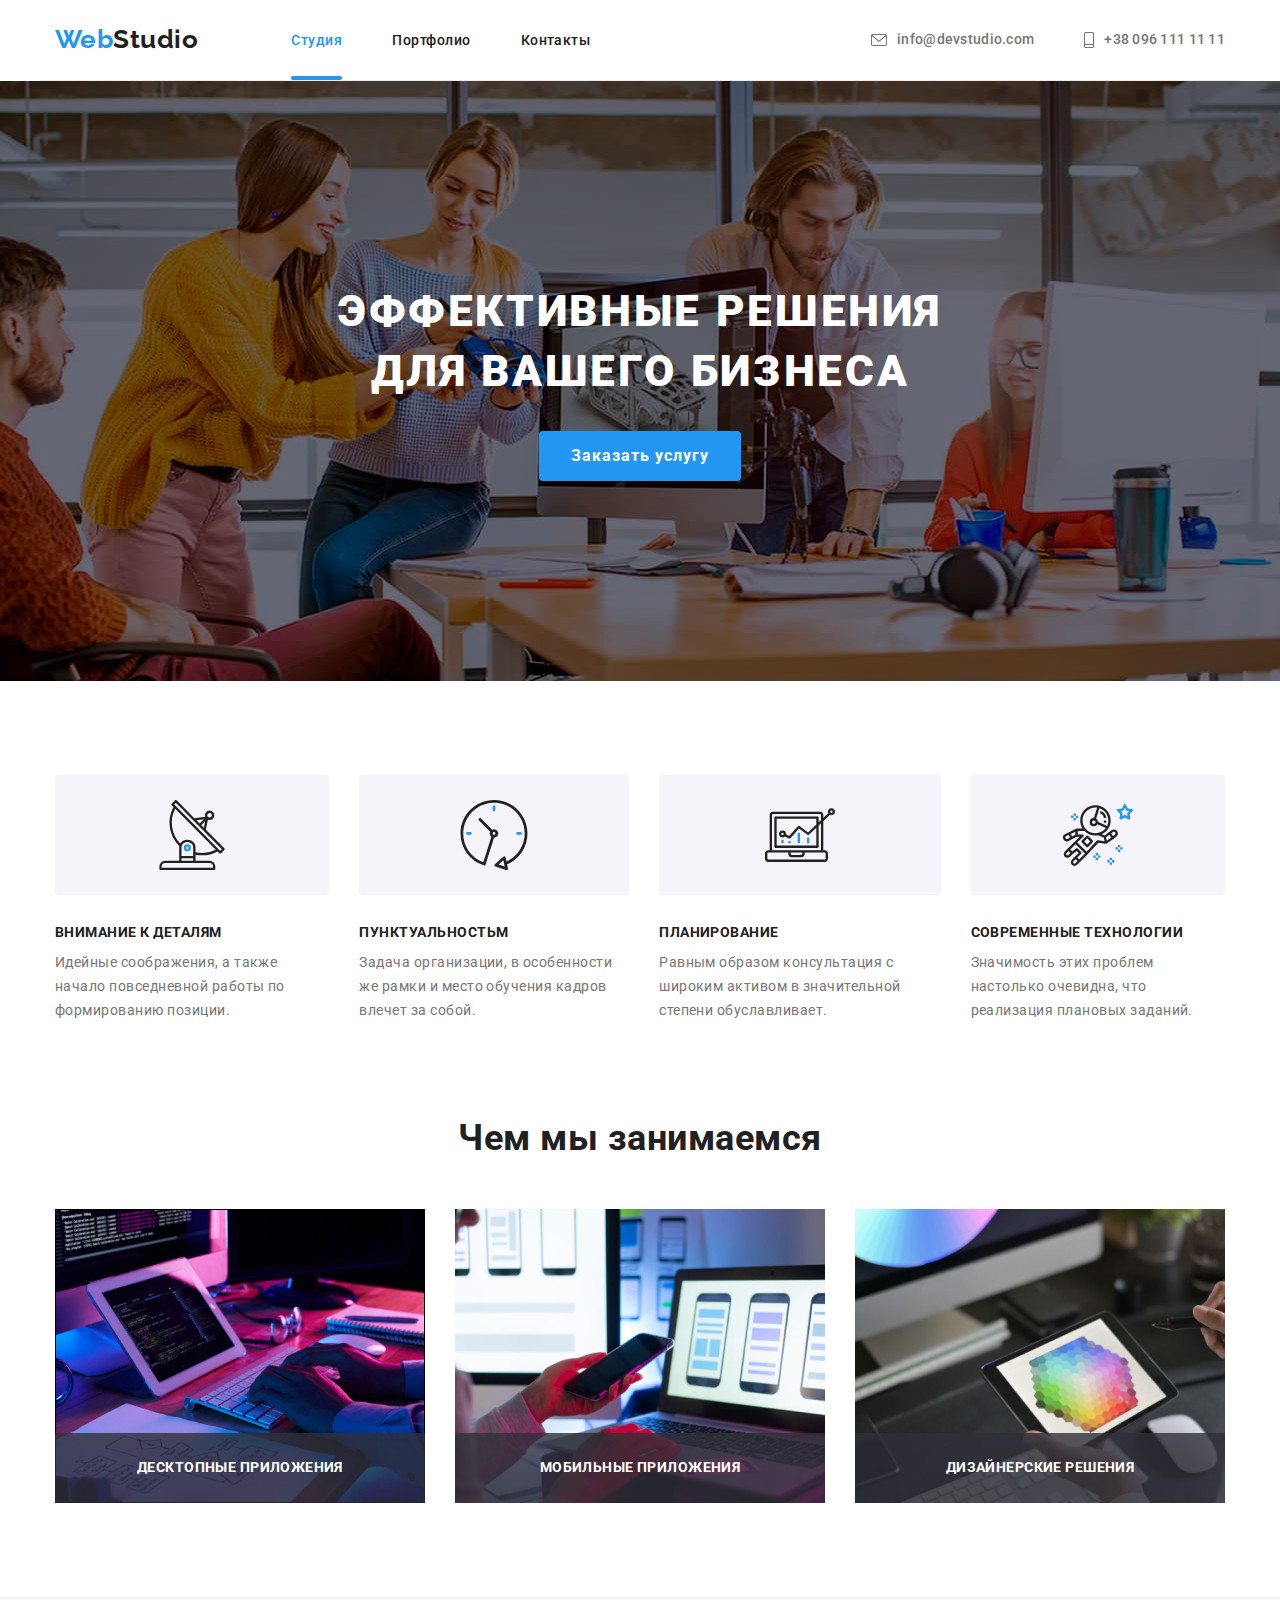
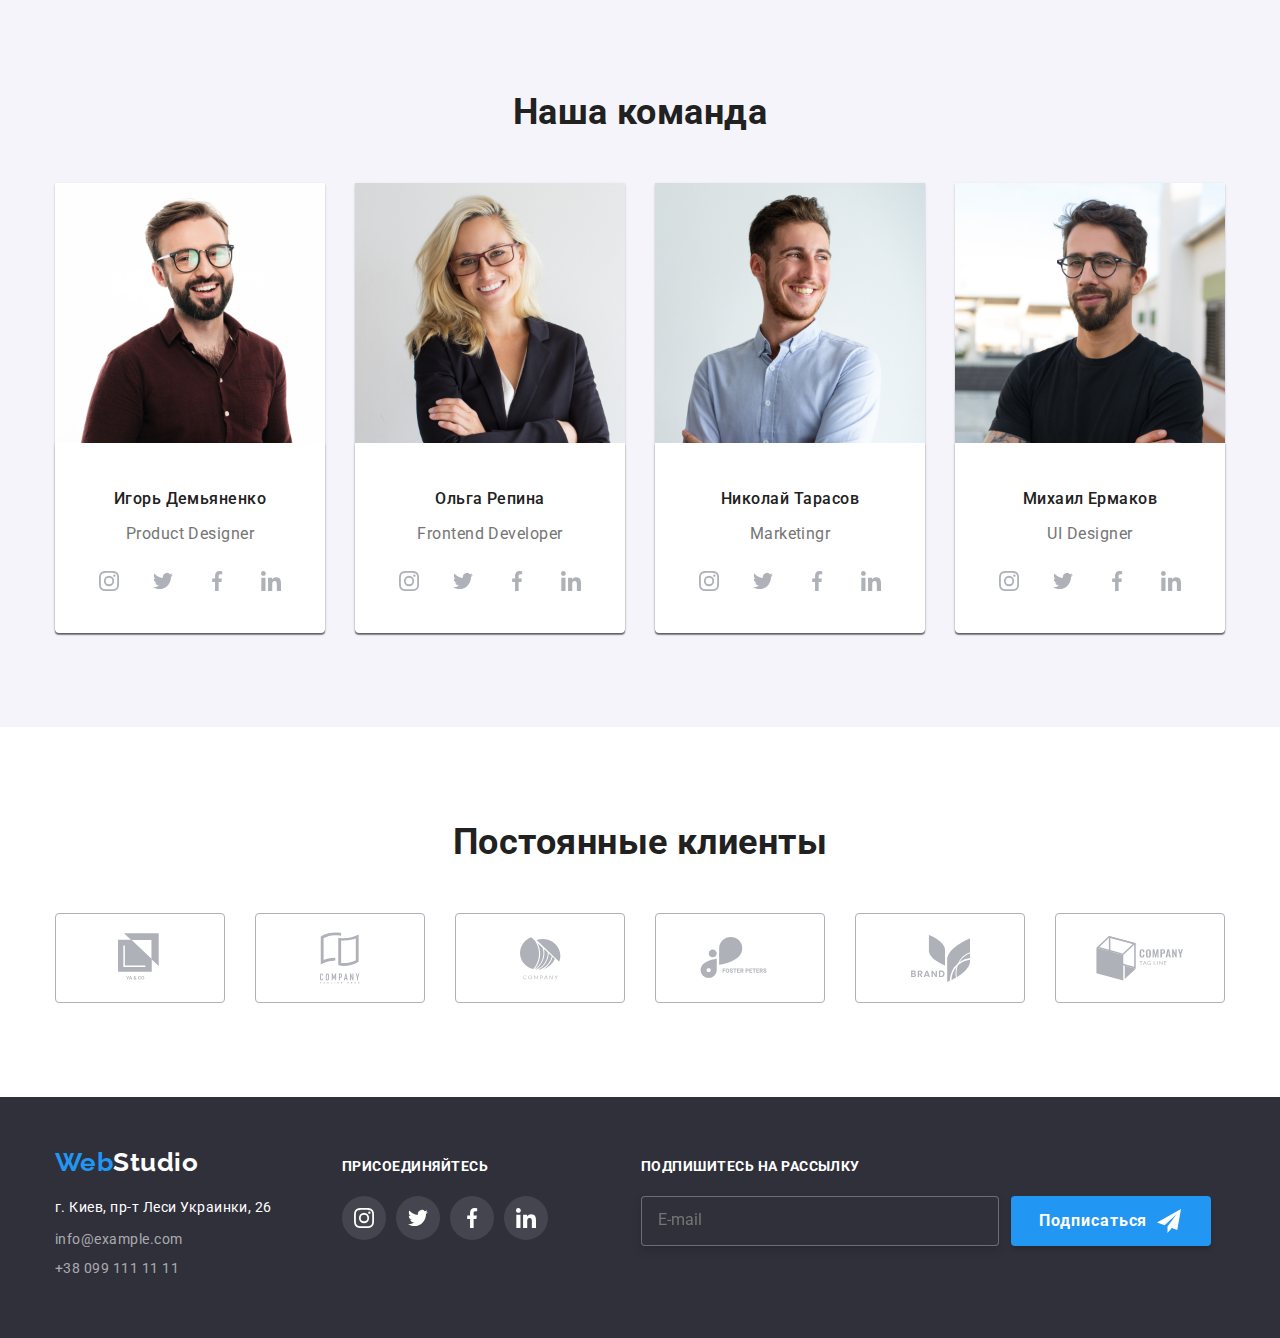
<file: index.html>
<!DOCTYPE html>
<html lang="ru">
<head>
    <meta charset="UTF-8">
    <meta name="viewport" content="width=device-width, initial-scale=1.0">
    <title>Document</title>
    <link href="https://fonts.googleapis.com/css2?family=Raleway:wght@700&family=Roboto:wght@400;500;700&display=swap" rel="stylesheet"/>
    <link rel="stylesheet" href="https://cdnjs.cloudflare.com/ajax/libs/modern-normalize/1.0.0/modern-normalize.min.css"/>
    <link rel="stylesheet" href="./css/main.min.css">

</head>
<body>
    <!--Шапка страницы-->
    <header>
        
       <div class="container page-header">
        <nav class="main-nav">
            <a href="./index.html" class="logo">
            <span>Web<span class="logo-header">Studio</span></span>
            </a>

            <ul class="site-nav list">
               <li class="item"><a href="./index.html" class="link active">Студия</a></li>
               <li class="item"><a href="./portfolio.html" class="link">Портфолио</a></li>
               <li class="item"><a href="" class="link">Контакты</a></li>
            </ul>
         </nav>

         <ul class="auth-nav">
            <!-- Ссылка на адрес электронной почты  -->
            <li class="item">
                <a href="mailto:info@devstudio.com" class="link">
                    <svg class="icon-address" width="16" height="12">
                      <use href="./icons/symbol-defs.svg#icon-mail"></use>
                    </svg>
                    info@devstudio.com
                </a>
            </li>

            <!-- Ссылка на телефонный номер -->
            <li class="item">
                <a href="tel:+380961111111" class="link">
                    <svg class="icon-address" width="10" height="16">
                      <use href="./icons/symbol-defs.svg#icon-phone"></use>
                    </svg>
                    +38 096 111 11 11
                </a>
            </li>
        </ul>
       </div>
    </header>

 <main>
        <!--Герой-->
        <section class="hero">
            <div class="hero-text">
            <h1 class="hero-title">Эффективные решения <br/> для вашего бизнеса</h1>
            <button type="button" class="button" data-open-modal>
              Заказать услугу</button>
        </div>
        </section>

    <!--Секция с элементами особенностей-->
    <section class="section">
        <div class="container">
            <h2 class="title visually-hidden">Особенности</h2>

        <ul class="features-list">
            <li class="item icon-antenna">
                <h3 class="title">Внимание к деталям</h3>
                <p class="text">Идейные соображения, а также начало повседневной работы по формированию позиции.</p>
            </li>
            <li class="item icon-clock">
                <h3 class="title">Пунктуальностьм</h3>
                <p class="text">Задача организации, в особенности же рамки и место обучения кадров влечет за собой.</p>
            </li >
            <li class="item icon-diagram">
                <h3 class="title">Планирование</h3>
                <p class="text">Равным образом консультация с широким активом в значительной степени обуславливает.</p>
            </li >
            <li class="item icon-astronaut">
                <h3 class="title">Современные технологии</h3>
                <p class="text">Значимость этих проблем настолько очевидна, что реализация плановых заданий.</p>
            </li>
        </ul>
        </div>
    </section>

    <!--Секция с элементами вида деятельности-->
    <section class="section">
       <div class="container">
        <h2 class="section-title">Чем мы занимаемся</h2>
        <ul class="work-list"> 
            <li class="item">
              <div class="item-thumb">
                <img src="./images/box 1.jpg"
                alt="десктопные приложения"
                width="370"
                />
                <div class="label">
                <p class="label-text">Десктопные приложения</p>
              </div>
              </div>
            </li>
            <li class="item">
              <div class="item-thumb">
                <img src="./images/box 2.jpg"
                alt="мобильные приложения"
                width="370"
                />
                <div class="label">
                <p  class="label-text">Мобильные приложения</p>
              </div>
              </div>
            </li>
            <li class="item">
              <div class="item-thumb">
                <img src="./images/box 3.jpg"
                alt="дизайнерские решения"
                width="370"
                />
                <div class="label">
                <p class="label-text">Дизайнерские решения</p>
              </div>
              </div>
            </li>
        </ul>
       </div>
    </section>

    <!--Наша команда-->
    <section class="section-team">
        <div class="container">
           <h2 class="section-title">Наша команда</h2>
           <ul class="team-list">
          <li class="item">
            <img src="./images/photo1.jpg"
            alt="фото Игоря Демьяненко"
            width="270"
            /> 
            <div class="worker-content">
            <h3 class="people">Игорь Демьяненко</h3>
            <p class="position">Product Designer</p>
            <ul class="list socials">
              <li>
                <a
                  href=""
                  aria-label="Инстаграм ссылка"
                  class="socials-link"
                >
                  <svg class="socials-icon" width="20" height="20">
                    <use href="./icons/symbol-defs.svg#icon-instagram"></use>
                  </svg>
                </a>
              </li>
              <li>
                <a
                  href=""
                  aria-label="Твитер ссылка"
                  class="socials-link"
                >
                  <svg class="socials-icon" width="20" height="20">
                    <use href="./icons/symbol-defs.svg#icon-twitter"></use>
                  </svg>
                </a>
              </li>
              <li>
                <a
                  href=""
                  aria-label="Фейсбук ссылка"
                  class="socials-link"
                >
                  <svg class="socials-icon" width="20" height="20">
                    <use href="./icons/symbol-defs.svg#icon-facebook"></use>
                  </svg>
                </a>
              </li>
              <li>
                <a
                  href=""
                  aria-label="Линкдин ссылка"
                  class="socials-link"
                >
                  <svg class="socials-icon" width="20" height="20">
                    <use href="./icons/symbol-defs.svg#icon-linkedin"></use>
                  </svg>
                </a>
              </li>
            </ul>
          </div>
          </li>
          <li class="item">
            <img src="./images/photo2.jpg"
            alt="фото Ольги Репиной"
            width="270"
            /> 
            <div class="worker-content">
            <h3 class="people">Ольга Репина</h3>
            <p class="position">Frontend Developer</p>
            <ul class="list socials">
              <li>
                <a
                  href=""
                  aria-label="Инстаграм ссылка"
                  class="socials-link"
                >
                  <svg class="socials-icon" width="20" height="20">
                    <use href="./icons/symbol-defs.svg#icon-instagram"></use>
                  </svg>
                </a>
              </li>
              <li>
                <a
                  href=""
                  aria-label="Твитер ссылка"
                  class="socials-link"
                >
                  <svg class="socials-icon" width="20" height="20">
                    <use href="./icons/symbol-defs.svg#icon-twitter"></use>
                  </svg>
                </a>
              </li>
              <li>
                <a
                  href=""
                  aria-label="Фейсбук ссылка"
                  class="socials-link"
                >
                  <svg class="socials-icon" width="20" height="20">
                    <use href="./icons/symbol-defs.svg#icon-facebook"></use>
                  </svg>
                </a>
              </li>
              <li>
                <a
                  href=""
                  aria-label="Линкдин ссылка"
                  class="socials-link"
                >
                  <svg class="socials-icon" width="20" height="20">
                    <use href="./icons/symbol-defs.svg#icon-linkedin"></use>
                  </svg>
                </a>
              </li>
            </ul>
          </div>
          </li>
          <li class="item">
            <img src="./images/photo3.jpg"
            alt="фото Николая Тарасова"
            width="270"
            /> 
            <div class="worker-content">
            <h3 class="people">Николай Тарасов</h3>
            <p class="position">Marketingr</p>
            <ul class="list socials">
              <li>
                <a
                  href=""
                  aria-label="Инстаграм ссылка"
                  class="socials-link"
                >
                  <svg class="socials-icon" width="20" height="20">
                    <use href="./icons/symbol-defs.svg#icon-instagram"></use>
                  </svg>
                </a>
              </li>
              <li>
                <a
                  href=""
                  aria-label="Твитер ссылка"
                  class="socials-link"
                >
                  <svg class="socials-icon" width="20" height="20">
                    <use href="./icons/symbol-defs.svg#icon-twitter"></use>
                  </svg>
                </a>
              </li>
              <li>
                <a
                  href=""
                  aria-label="Фейсбук ссылка"
                  class="socials-link"
                >
                  <svg class="socials-icon" width="20" height="20">
                    <use href="./icons/symbol-defs.svg#icon-facebook"></use>
                  </svg>
                </a>
              </li>
              <li>
                <a
                  href=""
                  aria-label="Линкдин ссылка"
                  class="socials-link"
                >
                  <svg class="socials-icon" width="20" height="20">
                    <use href="./icons/symbol-defs.svg#icon-linkedin"></use>
                  </svg>
                </a>
              </li>
            </ul>
            </div>
          </li>
          <li class="item">
            <img src="./images/photo4.jpg"
            alt="фото Михаила Ермакова"
            width="270"
            />
            <div class="worker-content">
            <h3 class="people">Михаил Ермаков</h3>
            <p class="position">UI Designer</p>
            <ul class="list socials">
              <li>
                <a
                  href=""
                  aria-label="Инстаграм ссылка"
                  class="socials-link"
                >
                  <svg class="socials-icon" width="20" height="20">
                    <use href="./icons/symbol-defs.svg#icon-instagram"></use>
                  </svg>
                </a>
              </li>
              <li>
                <a
                  href=""
                  aria-label="Твитер ссылка"
                  class="socials-link"
                >
                  <svg class="socials-icon" width="20" height="20">
                    <use href="./icons/symbol-defs.svg#icon-twitter"></use>
                  </svg>
                </a>
              </li>
              <li>
                <a
                  href=""
                  aria-label="Фейсбук ссылка"
                  class="socials-link"
                >
                  <svg class="socials-icon" width="20" height="20">
                    <use href="./icons/symbol-defs.svg#icon-facebook"></use>
                  </svg>
                </a>
              </li>
              <li>
                <a
                  href=""
                  aria-label="Линкдин ссылка"
                  class="socials-link"
                >
                  <svg class="socials-icon" width="20" height="20">
                    <use href="./icons/symbol-defs.svg#icon-linkedin"></use>
                  </svg>
                </a>
              </li>
            </ul>
            </div>
          </li>
      </ul>
    </div>
    </section>

     <!-- Секция постоянных клиентов -->
     <section class="section-clients">
      <div class="container padding-top">
        <h2 class="section-title">Постоянные клиенты</h2>
        <ul class="clients-list list">
          <li class="item">
            <a href="" class="clients-link">
              <svg class="icon-clients" width="45" height="50">
                <use href="./icons/symbol-defs.svg#icon-client-1"></use>
              </svg>
            </a>
          </li>
          <li class="item">
            <a href="" class="clients-link">
              <svg class="icon-clients" width="40" height="52">
                <use href="./icons/symbol-defs.svg#icon-client-2"></use>
              </svg>
            </a>
          </li>
          <li class="item">
            <a href="" class="clients-link">
              <svg class="icon-clients" width="41" height="43">
                <use href="./icons/symbol-defs.svg#icon-client-3"></use>
              </svg>
            </a>
          </li>
          <li class="item">
            <a href="" class="clients-link">
              <svg class="icon-clients" width="80" height="42">
                <use href="./icons/symbol-defs.svg#icon-client-4"></use>
              </svg>
            </a>
          </li>
          <li class="item">
            <a href="" class="clients-link">
              <svg class="icon-clients" width="59" height="47">
                <use href="./icons/symbol-defs.svg#icon-client-5"></use>
              </svg>
            </a>
          </li>
          <li class="item">
            <a href="" class="clients-link">
              <svg class="icon-clients" width="88" height="45">
                <use href="./icons/symbol-defs.svg#icon-client-6"></use>
              </svg>
            </a>
          </li>
        </ul>
      </div>
    </section>
 </main>

    <!--Футер-->
    <footer class="footer-section">
      <div class="container">
        <div class="footer-flex">
          <div class="left-part">
            <a href="" class="logo">Web<span class="accent">Studio</span></a>
            <address class="footer-address">
              <ul class="contacts list">
                <li class="item post">г. Киев, пр-т Леси Украинки, 26</li>
                <li class="item">info@example.com</li>
                <li class="item">+38 099 111 11 11</li>
              </ul>
            </address>
          </div>
          <div class="join">
            <b class="text">ПРИСОЕДИНЯЙТЕСЬ</b>
            <ul class="list">
              <li>
                <a href="" aria-label="Instagram link" class="join-link">
                  <svg class="join-icon" width="20" height="20">
                    <use href="./icons/symbol-defs.svg#icon-instagram"></use>
                  </svg>
                </a>
              </li>
              <li>
                <a href="" aria-label="Twitter link" class="join-link">
                  <svg class="join-icon" width="20" height="20">
                    <use href="./icons/symbol-defs.svg#icon-twitter"></use>
                  </svg>
                </a>
              </li>
              <li>
                <a href="" aria-label="Facebook link" class="join-link">
                  <svg class="join-icon" width="20" height="20">
                    <use href="./icons/symbol-defs.svg#icon-facebook"></use>
                  </svg>
                </a>
              </li>
              <li>
                <a href="" aria-label="Linkedin link" class="join-link">
                  <svg class="join-icon" width="20" height="20">
                    <use href="./icons/symbol-defs.svg#icon-linkedin"></use>
                  </svg>
                </a>
              </li>
            </ul>
          </div>
          <div class="signup">
            <b class="text">ПОДПИШИТЕСЬ НА РАССЫЛКУ</b>
            <form class="form">
            <div class="form-field">
              <input
                class="form-input"
                type="email"
                name="mail"
                id="mail"
                placeholder="E-mail"
              />
            </div>
            <button class="button" type="submit">
              Подписаться
              <svg class="signup-icon" width="24" height="24">
                <use href="./icons/symbol-defs2.svg#icon-send"></use>
              </svg>
            </button>
          </form>
          </div>
        </div>
      </div>
    </footer>

     <!--Модальное окно-->
     <div class="backdrop is-hidden" data-backdrop>
      <div class="modal">
        <button class="modal-button" data-close-modal>
          <svg class="icon-close" width="11" height="11">
            <use href="./icons/symbol-defs.svg#close"></use>
      </svg>
    </button>

    <form class="modal-form">

      <h2 class="form-headline">Оставьте свои данные, мы вам перезвоним</h2>

      <div class="form-field">      
      <label class="form-label" for="name">Имя</label>
      <input class="form-input" type="text" name="name" id="name" />
      <svg class="icon-modal" width="18" height="18">
        <use href="./icons/symbol-defs2.svg#icon-user"></use>
      </svg>
    </div>

    <div class="form-field">
      <label class="form-label" for="tel">Телефон</label>
      <input class="form-input" type="tel" name="tel" id="tel" />
      <svg class="icon-modal" width="18" height="18">
        <use href="./icons/symbol-defs2.svg#icon-tel"></use>
      </svg>
    </div>

      <div class="form-field">
      <label class="form-label" for="mailo">Почта</label>
      <input class="form-input" type="email" name="mail" id="mailo" />
      <svg class="icon-modal" width="18" height="18">
        <use href="./icons/symbol-defs2.svg#icon-email-black"></use>
      </svg>
    </div>

      <div class="form-field">
      <label class="form-label" for="comment">Комментарий</label>
      <textarea class="comment" name="comment" id="comment" rows="10" placeholder="Введите текст"></textarea>
    </div>
    
    <label class="checkbox-label" for="agreement">

      <input class="checkbox visually-hidden" type="checkbox" name="agreement" id="agreement"/>
      <span class="checkbox-icon"></span>
            Соглашаюсь с рассылкой и принимаю
            <a class="checkbox-link" href="">Условия договора</a>
          </label>
      
          <div class="send-button">
      <button class="button" type="submit">Отправить</button>
          </div>
    </form>
      </div>
    </div>

    

    <script>
      const refs = {
    openModalBtn: document.querySelector("[data-open-modal]"),
    closeModalBtn: document.querySelector("[data-close-modal]"),
    backdrop: document.querySelector("[data-backdrop]"),
  };

  refs.openModalBtn.addEventListener("click", toggleModal);
  refs.closeModalBtn.addEventListener("click", toggleModal);
  
  function toggleModal() {
    refs.backdrop.classList.toggle("is-hidden");
  }
    </script>

</body>
</html>
</file>
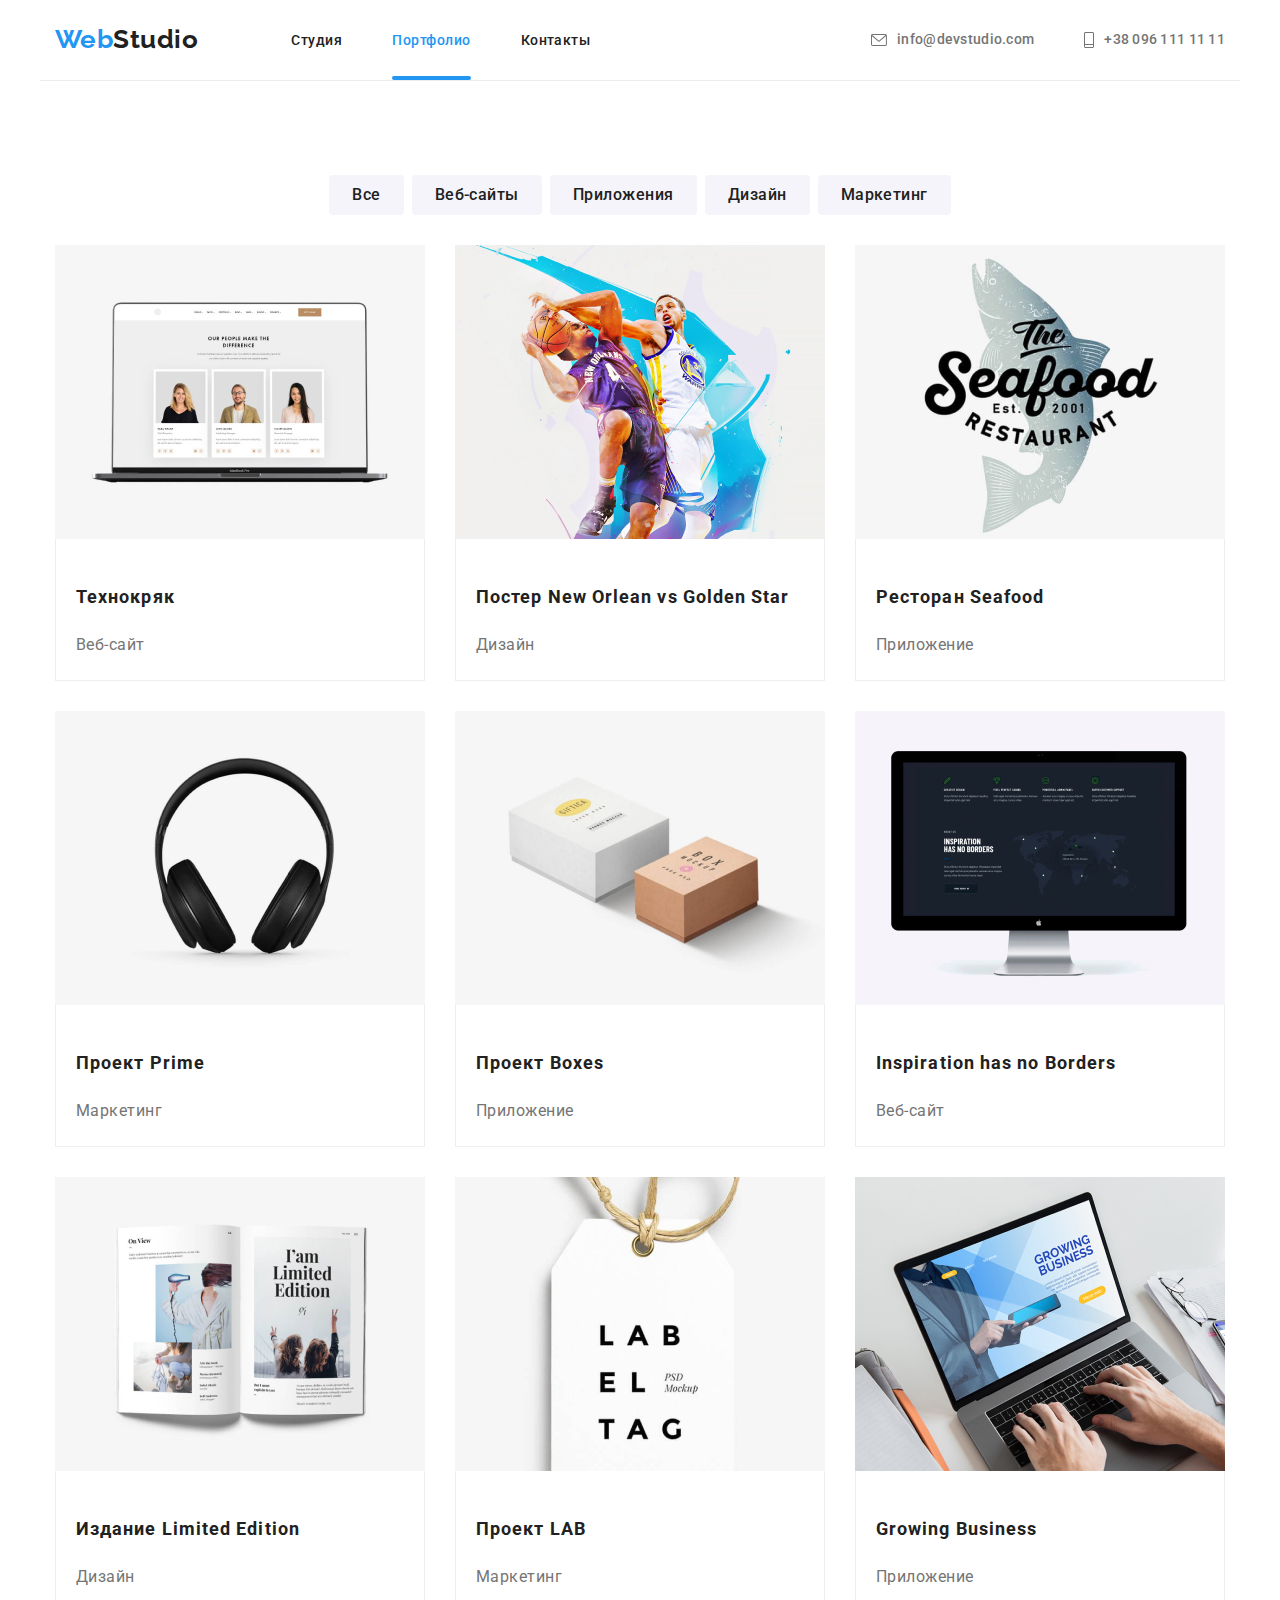
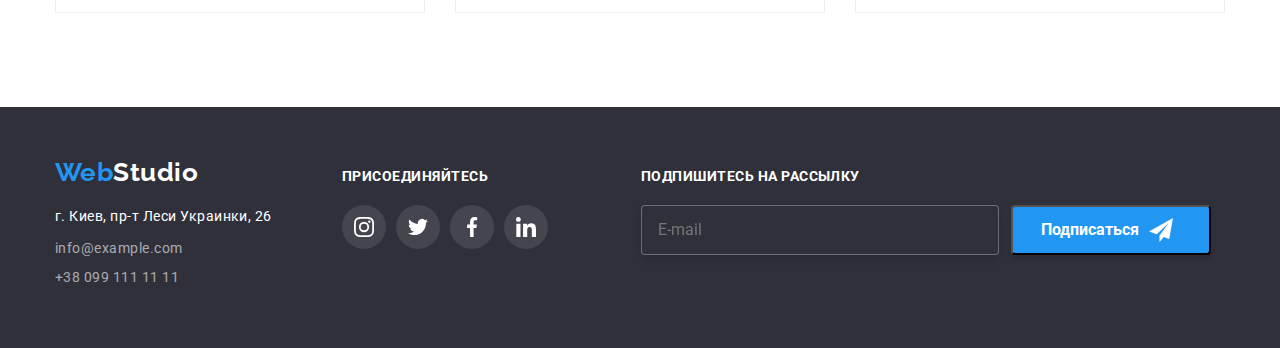
<file: portfolio.html>
<!DOCTYPE html>
<html lang="ru">
<head>
    <meta charset="UTF-8">
    <meta name="viewport" content="width=device-width, initial-scale=1.0">
    <title>Document</title>
    <link href="https://fonts.googleapis.com/css2?family=Raleway:wght@700&family=Roboto:wght@400;500;700&display=swap" rel="stylesheet">
    <link rel="stylesheet" href="https://cdnjs.cloudflare.com/ajax/libs/modern-normalize/1.0.0/modern-normalize.min.css"/>
    <link rel="stylesheet" href="./css/portfolio.min.css">
</head>

<body>
    <!--Шапка страницы-->
    <header>
        
      <div class="container page-header">
       <nav class="main-nav">
           <a href="./index.html" class="logo">
           <span>Web<span class="logo-header">Studio</span></span>
           </a>

           <ul class="site-nav list">
              <li class="item"><a href="./index.html" class="link">Студия</a></li>
              <li class="item"><a href="./portfolio.html" class="link active">Портфолио</a></li>
              <li class="item"><a href="" class="link">Контакты</a></li>
           </ul>
        </nav>

        <ul class="auth-nav">
          <!-- Ссылка на адрес электронной почты  -->
          <li class="item">
              <a href="mailto:info@devstudio.com" class="link">
                  <svg class="icon-address" width="16" height="12">
                    <use href="./icons/symbol-defs.svg#icon-mail"></use>
                  </svg>
                  info@devstudio.com
              </a>
          </li>

          <!-- Ссылка на телефонный номер -->
          <li class="item">
              <a href="tel:+380961111111" class="link">
                  <svg class="icon-address" width="10" height="16">
                    <use href="./icons/symbol-defs.svg#icon-phone"></use>
                  </svg>
                  +38 096 111 11 11
              </a>
          </li>
      </ul>
      </div>
   </header>

 <main>
    <section class="portfolio">
        <div class="container">
          <h1 class="title visually-hidden">Наши проекты</h1>
             <!--Список фильтров-->
             <div class="menu">
              <button type="button" class="menu-button">Все</button>
              <button type="button" class="menu-button">Веб-сайты</button>
              <button type="button" class="menu-button">Приложения</button>
              <button type="button" class="menu-button">Дизайн</button>
              <button type="button" class="menu-button">Маркетинг</button>
            </div>

           <!--Список проектов-->
           <ul class="projects">
              <li class="flex-element" tabindex="0">
                  <a href="">
                    <div class="projects-thumb">
                    <img src="./images/project1.jpg"
                    alt="ноутбук с изображением сайта"
                    width="370"
                    /> 
                    <div class="projects-overlay" >
                    <p class="description">Технокряк это современная площадка распространения коронавируса. Компании используют эту платформу для цифрового шпионажа и атак на защищённые сервера конкурентов.
                    </p>
                    </div>
                  </div>
                  
                    <div class="border">
                      <h2 class="border-title">Технокряк</h2>
                      <p class="border-subtitle">Веб-сайт</p>
                    </div>
                  </a>
              </li>

              <li class="flex-element" tabindex="0">
                  <a href="">
                    <div class="projects-thumb">
                    <img src="./images/project2.jpg"
                     alt="два баскетболиста с мячом"
                     width="370"
                     /> 
                     <div class="projects-overlay">
                     <p class="description"> Технокряк это современная площадка распространения коронавируса. Компании используют эту платформу для цифрового шпионажа и атак на защищённые сервера конкурентов.
                     </p>
                     </div>
                   </div>
                     <div class="border">
                     <h2 class="border-title">Постер New Orlean vs Golden Star</h2>
                     <p class="border-subtitle">Дизайн</p>
                    </div>
                  </a>
              </li>

              <li class="flex-element" tabindex="0">
                  <a href="">
                    <div class="projects-thumb">
                    <img src="./images/project3.jpg"
                    alt="эмблема и название ресторана"
                    width="370"
                    />
                    <div class="projects-overlay">
                     <p class="description"> Технокряк это современная площадка распространения коронавируса. Компании используют эту платформу для цифрового шпионажа и атак на защищённые сервера конкурентов.
                     </p>
                     </div>
                  </div>
                    <div class="border">
                    <h2 class="border-title">Ресторан Seafood</h2>
                    <p class="border-subtitle">Приложение</p>
                  </div> 
                  </a>
              </li>

              <li class="flex-element" tabindex="0">
                  <a href="">
                    <div class="projects-thumb">
                    <img src="./images/project4.jpg"
                    alt="наушники"
                    width="370"
                    /> 
                    <div class="projects-overlay">
                     <p class="description"> Технокряк это современная площадка распространения коронавируса. Компании используют эту платформу для цифрового шпионажа и атак на защищённые сервера конкурентов.
                     </p>
                     </div>
                  </div>
                    <div class="border">
                    <h2 class="border-title">Проект Prime</h2>
                    <p class="border-subtitle">Маркетинг</p>
                    </div>
                  </a>
              </li>

              <li class="flex-element" tabindex="0">
                <a href="">
                  <div class="projects-thumb">
                  <img src="./images/project5.jpg"
                  alt="две коробки:одна белая,вторая крафтовая"
                  width="370"
                  /> 
                  <div class="projects-overlay">
                     <p class="description"> Технокряк это современная площадка распространения коронавируса. Компании используют эту платформу для цифрового шпионажа и атак на защищённые сервера конкурентов.
                     </p>
                     </div>
                </div>
                  <div class="border">
                  <h2 class="border-title">Проект Boxes</h2>
                  <p class="border-subtitle">Приложение</p>
                  </div>
                </a>
            </li>

            <li class="flex-element" tabindex="0">
                <a href="">
                  <div class="projects-thumb">
                  <img src="./images/project6.jpg"
                  alt="монитор компьютера с изображением сайта"
                  width="370"
                  /> 
                  <div class="projects-overlay">
                     <p class="description"> Технокряк это современная площадка распространения коронавируса. Компании используют эту платформу для цифрового шпионажа и атак на защищённые сервера конкурентов.
                     </p>
                     </div>
                  </div>
                  <div class="border">
                  <h2 class="border-title">Inspiration has no Borders</h2>
                  <p class="border-subtitle">Веб-сайт</p>
                  </div>
                </a>
            </li>

            <li class="flex-element" tabindex="0">
                <a href="">
                  <div class="projects-thumb">
                  <img src="./images/project7.jpg"
                  alt="открытая книга с картинками и текстом"
                  width="370"
                  />
                  <div class="projects-overlay">
                     <p class="description"> Технокряк это современная площадка распространения коронавируса. Компании используют эту платформу для цифрового шпионажа и атак на защищённые сервера конкурентов.
                     </p>
                     </div> 
                  </div>
                  <div class="border">
                  <h2 class="border-title">Издание Limited Edition</h2>
                  <p class="border-subtitle">Дизайн</p>
                  </div>
                </a>
            </li>

            <li class="flex-element" tabindex="0">
                <a href="">
                  <div class="projects-thumb">
                  <img src="./images/project8.jpg"
                  alt="ярлык с названием фирмы"
                  width="370"
                  /> 
                  <div class="projects-overlay">
                     <p class="description"> Технокряк это современная площадка распространения коронавируса. Компании используют эту платформу для цифрового шпионажа и атак на защищённые сервера конкурентов.
                     </p>
                     </div>
                  </div>
                  <div class="border">
                  <h2 class="border-title">Проект LAB</h2>
                  <p class="border-subtitle">Маркетинг</p>
                  </div>
                </a>
            </li>

            <li class="flex-element" tabindex="0">
                <a href="">
                  <div class="projects-thumb">
                  <img src="./images/project9.jpg"
                  alt="руки что-то печатают на ноутбуке"
                  width="370"
                  /> 
                  <div class="projects-overlay">
                     <p class="description"> Технокряк это современная площадка распространения коронавируса. Компании используют эту платформу для цифрового шпионажа и атак на защищённые сервера конкурентов.
                     </p>
                     </div>
                  </div>
                  <div class="border">
                  <h2 class="border-title">Growing Business</h2>
                  <p class="border-subtitle">Приложение</p>
                  </div>
                </a>
            </li>
        </ul>
        </div>
    </section>    
</main>

<!--Футер-->
<footer class="footer-section">
  <div class="container">
    <div class="footer-flex">
      <div class="left-part">
        <a href="" class="logo">Web<span class="accent">Studio</span></a>
        <address class="footer-address">
          <ul class="contacts list">
            <li class="item post">г. Киев, пр-т Леси Украинки, 26</li>
            <li class="item">info@example.com</li>
            <li class="item">+38 099 111 11 11</li>
          </ul>
        </address>
      </div>
      <div class="join">
        <b class="text">ПРИСОЕДИНЯЙТЕСЬ</b>
        <ul class="list">
          <li>
            <a href="" aria-label="Instagram link" class="join-link">
              <svg class="join-icon" width="20" height="20">
                <use href="./icons/symbol-defs.svg#icon-instagram"></use>
              </svg>
            </a>
          </li>
          <li>
            <a href="" aria-label="Twitter link" class="join-link">
              <svg class="join-icon" width="20" height="20">
                <use href="./icons/symbol-defs.svg#icon-twitter"></use>
              </svg>
            </a>
          </li>
          <li>
            <a href="" aria-label="Facebook link" class="join-link">
              <svg class="join-icon" width="20" height="20">
                <use href="./icons/symbol-defs.svg#icon-facebook"></use>
              </svg>
            </a>
          </li>
          <li>
            <a href="" aria-label="Linkedin link" class="join-link">
              <svg class="join-icon" width="20" height="20">
                <use href="./icons/symbol-defs.svg#icon-linkedin"></use>
              </svg>
            </a>
          </li>
        </ul>
      </div>
      <div class="signup">
        <b class="text">ПОДПИШИТЕСЬ НА РАССЫЛКУ</b>
        <form class="form">
        <div class="form-field">
          <input
            class="form-input"
            type="email"
            name="mail"
            id="mail"
            placeholder="E-mail"
          />
        </div>
        <button class="button" type="submit">
          Подписаться
          <svg class="signup-icon" width="24" height="24">
            <use href="./icons/symbol-defs2.svg#icon-send"></use>
          </svg>
        </button>
      </form>
      </div>
    </div>
  </div>
</footer>

</body>
</html>
</file>
<file: css/main.min.css>
.visually-hidden{position:absolute;width:1px;height:1px;margin:-1px;border:0;padding:0;clip:rect(0 0 0 0);overflow:hidden}html{-webkit-box-sizing:border-box;box-sizing:border-box}*,*::before,*::after{-webkit-box-sizing:inherit;box-sizing:inherit}body{background-color:#fff;color:#757575;font-family:Roboto, sans-serif;letter-spacing:0.03em}img{display:block;max-width:100%;height:auto}ul{list-style:none;padding:0;margin:0}a{text-decoration:none}textarea{resize:none}.section{margin:94px 0}.section-title{margin-top:0;margin-bottom:50px;color:#212121;font-style:normal;font-weight:700;font-size:36px;line-height:1.17;text-align:center}.container{width:1200px;margin:0 auto;padding-left:15px;padding-right:15px}.portfolio .container{padding-top:94px;padding-bottom:94px}.title{margin-top:30px;margin-bottom:0;color:#212121;font-style:normal;font-weight:700;font-size:14px;line-height:1.14;text-transform:uppercase}.backdrop{position:fixed;top:0;left:0;right:0;bottom:0;width:100%;z-index:1;opacity:1;-webkit-transition:opacity 250ms cubic-bezier(0.4, 0, 0.2, 1);transition:opacity 250ms cubic-bezier(0.4, 0, 0.2, 1);background-color:rgba(0,0,0,0.2)}.backdrop.is-hidden{opacity:0;pointer-events:none}.modal{position:absolute;top:50%;left:50%;width:528px;height:581px;padding:40px 39px 41px;background-color:#fff;-webkit-box-shadow:0px 1px 3px rgba(0,0,0,0.12),0px 1px 1px rgba(0,0,0,0.14),0px 2px 1px rgba(0,0,0,0.2);box-shadow:0px 1px 3px rgba(0,0,0,0.12),0px 1px 1px rgba(0,0,0,0.14),0px 2px 1px rgba(0,0,0,0.2);border-radius:4px;-webkit-transform:translate(-50%, -50%) scale(1);transform:translate(-50%, -50%) scale(1);-webkit-transition:-webkit-transform 250ms cubic-bezier(0.4, 0, 0.2, 1);transition:-webkit-transform 250ms cubic-bezier(0.4, 0, 0.2, 1);transition:transform 250ms cubic-bezier(0.4, 0, 0.2, 1);transition:transform 250ms cubic-bezier(0.4, 0, 0.2, 1), -webkit-transform 250ms cubic-bezier(0.4, 0, 0.2, 1)}.backdrop.is-hidden .modal{-webkit-transform:translate(-50%, -50%) scale(0.9);transform:translate(-50%, -50%) scale(0.9)}.modal-button{position:absolute;top:0;right:0;margin:8px;display:-webkit-box;display:-ms-flexbox;display:flex;-webkit-box-pack:center;-ms-flex-pack:center;justify-content:center;-webkit-box-align:center;-ms-flex-align:center;align-items:center;width:30px;height:30px;border-radius:50%;background:#fff;border:1px solid rgba(0,0,0,0.1);fill:currentColor;-webkit-transition:fill 250ms cubic-bezier(0.4, 0, 0.2, 1);transition:fill 250ms cubic-bezier(0.4, 0, 0.2, 1)}.modal-button:hover,.modal-button:focus{fill:#2196F3}.modal-form{width:448px;margin-left:auto;margin-right:auto}.form:first-child{margin-top:12px}.form-headline{font-size:20px;font-weight:700;line-height:1.15;color:#212121}.form-field{position:relative;display:-webkit-box;display:-ms-flexbox;display:flex;-webkit-box-orient:vertical;-webkit-box-direction:normal;-ms-flex-direction:column;flex-direction:column;margin-bottom:10px;font-size:12px;letter-spacing:0.01em}.form-input{margin-top:4px;padding:12px 30px;border:1px solid rgba(33,33,33,0.2);border-radius:4px;outline:none}.form-field:focus-within .form-input{border-color:#2196F3;-webkit-transition:border-color 250ms cubic-bezier(0.4, 0, 0.2, 1);transition:border-color 250ms cubic-bezier(0.4, 0, 0.2, 1)}.icon-modal{position:absolute;top:50%;left:12px;fill:currentColor}.form-field:focus-within .icon-modal{fill:#2196F3;-webkit-transition:fill 250ms cubic-bezier(0.4, 0, 0.2, 1);transition:fill 250ms cubic-bezier(0.4, 0, 0.2, 1)}.comment{margin-top:10px;padding:12px 16px;max-width:448px;max-height:120px;resize:none;border:1px solid rgba(33,33,33,0.2);border-radius:4px;outline:none}.comment::-webkit-input-placeholder{color:rgba(117,117,117,0.5)}.comment:-ms-input-placeholder{color:rgba(117,117,117,0.5)}.comment::-ms-input-placeholder{color:rgba(117,117,117,0.5)}.comment::placeholder{color:rgba(117,117,117,0.5)}.comment:focus{border-color:#2196F3;-webkit-transition:border-color 250ms cubic-bezier(0.4, 0, 0.2, 1);transition:border-color 250ms cubic-bezier(0.4, 0, 0.2, 1)}.checkbox-label{display:-webkit-box;display:-ms-flexbox;display:flex;-webkit-box-align:center;-ms-flex-align:center;align-items:center;margin-top:25px;font-size:14px;line-height:1.71}.checkbox-link{color:#2196F3;text-decoration:underline}.checkbox-icon{display:inline-block;margin-right:8px;width:16px;height:15px;border:2px solid #212121;border-radius:2px;-webkit-transition:background-color 250ms cubic-bezier(0.4, 0, 0.2, 1);transition:background-color 250ms cubic-bezier(0.4, 0, 0.2, 1)}.checkbox:checked+.checkbox-icon{background-color:#2196F3;background-image:url(../icons/checkbox2.svg);background-size:contain;background-origin:border-box;border-color:#2196F3}.send-button{margin-top:30px;display:-webkit-box;display:-ms-flexbox;display:flex;-webkit-box-pack:center;-ms-flex-pack:center;justify-content:center}.page-header{display:-webkit-box;display:-ms-flexbox;display:flex;-webkit-box-align:center;-ms-flex-align:center;align-items:center;-webkit-box-pack:justify;-ms-flex-pack:justify;justify-content:space-between;border-bottom:1px solid #ECECEC}.main-nav{display:-webkit-box;display:-ms-flexbox;display:flex;-webkit-box-align:center;-ms-flex-align:center;align-items:center;-webkit-box-pack:justify;-ms-flex-pack:justify;justify-content:space-between}.logo{color:#2196F3;font-family:Raleway, sans-serif;font-weight:700;font-size:26px;line-height:1.19px;text-decoration:none}.logo-header{color:#212121}.site-nav{display:-webkit-box;display:-ms-flexbox;display:flex;-webkit-box-align:center;-ms-flex-align:center;align-items:center;margin-left:93px}.site-nav .item+.item{margin-left:50px}.site-nav .link{display:block;position:relative;color:#212121;font-size:14px;font-weight:500;-webkit-transition:color 250ms cubic-bezier(0.4, 0, 0.2, 1);transition:color 250ms cubic-bezier(0.4, 0, 0.2, 1)}.site-nav .link:hover,.site-nav .link:focus{color:#2196F3}.site-nav .link.active{color:#2196F3}.site-nav .link.active::after{content:"";width:100%;height:4px;position:absolute;bottom:0;background:#2196F3;border-radius:2px}.auth-nav{display:-webkit-inline-box;display:-ms-inline-flexbox;display:inline-flex;-webkit-box-align:center;-ms-flex-align:center;align-items:center;margin-left:auto}.auth-nav .item+.item{margin-left:50px}.auth-nav .link{color:#757575;font-style:normal;font-size:14px;line-height:1.14px;letter-spacing:0.02em;text-decoration:none;-webkit-transition:color 250ms cubic-bezier(0.4, 0, 0.2, 1);transition:color 250ms cubic-bezier(0.4, 0, 0.2, 1)}.auth-nav .link:hover,.auth-nav .link:focus{color:#2196F3}.auth-nav .link .active{color:#2196F3}.item .link{display:-webkit-box;display:-ms-flexbox;display:flex;-webkit-box-align:center;-ms-flex-align:center;align-items:center;padding-top:32px;padding-bottom:32px;font-weight:500}.icon-address{fill:#757575;margin-right:10px}.auth-nav .link:hover .icon-address,.auth-nav .link:focus .icon-address{fill:#2196F3;-webkit-transition:fill 250ms cubic-bezier(0.4, 0, 0.2, 1);transition:fill 250ms cubic-bezier(0.4, 0, 0.2, 1)}.hero{max-width:1600px;height:600px;margin-left:auto;margin-right:auto;background-color:#2f303a;background-image:-webkit-gradient(linear, left top, right top, from(rgba(0,0,0,0.25)), to(rgba(0,0,0,0.25))),url(../images/hero.jpg);background-image:linear-gradient(to right, rgba(0,0,0,0.25), rgba(0,0,0,0.25)),url(../images/hero.jpg);background-repeat:no-repeat;background-position:center;background-size:cover}.hero-text{padding-top:200px;padding-bottom:200px;text-align:center}.hero-title{margin-top:0;margin-bottom:30px;color:#fff;font-weight:900;font-size:44px;line-height:60px;letter-spacing:0.06em;text-transform:uppercase}.button{border-radius:4px;border:none;padding:10px 32px;min-width:200px;color:#fff;background-color:#2196F3;font-family:Roboto, sans-serif;font-weight:700;font-size:16px;line-height:1.87;letter-spacing:0.06em;text-decoration:none;text-align:center}.features-list{display:-webkit-box;display:-ms-flexbox;display:flex}.features-list .item{display:inline-block;width:calc((100%-30*3)/4)}.features-list .item:not(:last-child){margin-right:30px}.features-list .item::before{display:block;content:"";height:120px;border-radius:4px;background-color:#f5f4fa;background-size:70px;background-repeat:no-repeat;background-position:center}.features-list .text{margin-top:10px;margin-bottom:0;font-style:normal;font-weight:400;font-size:14px;line-height:1.71}.icon-antenna::before{background-image:url(../icons/antenna.svg)}.icon-clock::before{background-image:url(../icons/clock.svg)}.icon-diagram::before{background-image:url(../icons/diagram.svg)}.icon-astronaut::before{background-image:url(../icons/astronaut.svg)}.work-list{display:-webkit-box;display:-ms-flexbox;display:flex}.work-list .item{display:inline-block;width:calc((100%-30*2)/3)}.work-list .item:not(:last-child){margin-right:30px}.work-list .item-thumb{position:relative}.label{position:absolute;bottom:0;background:rgba(47,48,58,0.8);width:370px;height:70px}.label-text{margin:0;padding:27px 0;text-align:center;color:#fff;font-weight:700;font-size:14px;line-height:1.14;letter-spacing:0.03em;text-transform:uppercase}.section-team{background-color:#f5f4fa;line-height:1.19;padding-top:94px;padding-bottom:94px}.team-list{display:-webkit-box;display:-ms-flexbox;display:flex}.team-list .people{text-align:center;color:#212121;font-weight:500;font-size:16px;line-height:1.19}.team-list .item{width:calc((100%-30*3)/4);background-color:#fff;border-radius:0px 0px 4px 4px;-webkit-box-shadow:0px 1px 3px rgba(0,0,0,0.12),0px 1px 1px rgba(0,0,0,0.14),0px 2px 1px rgba(0,0,0,0.2);box-shadow:0px 1px 3px rgba(0,0,0,0.12),0px 1px 1px rgba(0,0,0,0.14),0px 2px 1px rgba(0,0,0,0.2)}.team-list .item:not(:last-child){margin-right:30px}.position{text-align:center;font-weight:400}.worker{display:-webkit-box;display:-ms-flexbox;display:flex;margin-top:50px}.worker-content{padding:30px 32px;-webkit-box-shadow:0px 1px 3px rgba(0,0,0,0.12),0px 1px 1px rgba(0,0,0,0.14),0px 2px 1px rgba(0,0,0,0.2);box-shadow:0px 1px 3px rgba(0,0,0,0.12),0px 1px 1px rgba(0,0,0,0.14),0px 2px 1px rgba(0,0,0,0.2);border-radius:0 0 4px 4px}.worker.item{padding:0;width:calc((100%-30 * 3) / 4)}.worker.item:not(:last-child){margin-right:30px}.socials{display:-webkit-box;display:-ms-flexbox;display:flex;-webkit-box-pack:justify;-ms-flex-pack:justify;justify-content:space-between;margin-top:16px}.socials-link{display:-webkit-box;display:-ms-flexbox;display:flex;-webkit-box-align:center;-ms-flex-align:center;align-items:center;-webkit-box-pack:center;-ms-flex-pack:center;justify-content:center;padding:0;border:none;width:44px;height:44px;color:#AFB1B8;border-radius:50%;background-color:rgba(255,255,255,0.1);-webkit-transition:background-color 250ms cubic-bezier(0.4, 0, 0.2, 1);transition:background-color 250ms cubic-bezier(0.4, 0, 0.2, 1)}.socials-link:hover,.socials-link:focus{background-color:#2196F3}.socials-icon{fill:currentColor;-webkit-transition:fill 250ms cubic-bezier(0.4, 0, 0.2, 1);transition:fill 250ms cubic-bezier(0.4, 0, 0.2, 1)}.socials-icon:hover,.socials-icon:focus{fill:#fff}.socials-link:hover .socials-icon,.socials-link:focus .socials-icon{fill:#fff}.section-clients .container{padding-top:94px;padding-bottom:94px}.clients-list{display:-webkit-box;display:-ms-flexbox;display:flex;margin-top:50px}.clients-list .item{width:calc((100%-30 * 5) / 6)}.clients-list .item:not(:last-child){margin-right:30px}.clients-link{display:-webkit-box;display:-ms-flexbox;display:flex;-webkit-box-align:center;-ms-flex-align:center;align-items:center;-webkit-box-pack:center;-ms-flex-pack:center;justify-content:center;border:none;width:170px;height:90px;color:#afb1b8;border:1px solid #afb1b8;border-radius:4px;-webkit-transition:color 250ms cubic-bezier(0.4, 0, 0.2, 1),border-color 250ms cubic-bezier(0.4, 0, 0.2, 1);transition:color 250ms cubic-bezier(0.4, 0, 0.2, 1),border-color 250ms cubic-bezier(0.4, 0, 0.2, 1)}.clients-link:hover,.clients-link:focus{border-color:#2196F3}.icon-clients{fill:currentColor;-webkit-transition:fill 250ms cubic-bezier(0.4, 0, 0.2, 1);transition:fill 250ms cubic-bezier(0.4, 0, 0.2, 1)}.icon-clients:hover,.icon-clients:focus{fill:#2196F3}.clients-link:hover .icon-clients,.clients-link:focus .icon-clients{fill:#2196F3}.logo{color:#2196F3;font-family:Raleway, sans-serif;font-weight:700;font-size:26px;line-height:1.19px;text-decoration:none}.logo .accent{color:#fff}.footer-section{background-color:#2f303a}.footer-section .container{padding-top:60px;padding-bottom:60px}.footer-flex{display:-webkit-box;display:-ms-flexbox;display:flex;-webkit-box-align:baseline;-ms-flex-align:baseline;align-items:baseline}.footer-flex .left-part{margin-right:70px}.footer-flex .footer-address{margin-top:20px;color:#fff;font-weight:400;font-style:normal;font-size:14px;line-height:1.46}.footer-flex .footer-address .contacts{color:rgba(255,255,255,0.6)}.footer-flex .footer-address .contacts .item:not(:first-child){margin-top:9px}.footer-flex .footer-address .contacts .post{color:#fff;line-height:1.71}.footer-flex .join{margin-right:93px}.footer-flex .join-icon{fill:currentColor}.footer-flex .join .text{color:#fff;font-weight:700;font-size:14px;line-height:1.14}.footer-flex .join>.list{display:-webkit-box;display:-ms-flexbox;display:flex;-webkit-box-pack:justify;-ms-flex-pack:justify;justify-content:space-between;min-width:206px;margin-top:20px}.footer-flex .join-link{display:-webkit-box;display:-ms-flexbox;display:flex;-webkit-box-align:center;-ms-flex-align:center;align-items:center;-webkit-box-pack:center;-ms-flex-pack:center;justify-content:center;border:none;width:44px;height:44px;color:#fff;border-radius:50%;background-color:rgba(255,255,255,0.1);-webkit-transition:background-color 250ms cubic-bezier(0.4, 0, 0.2, 1);transition:background-color 250ms cubic-bezier(0.4, 0, 0.2, 1)}.footer-flex .join-link:hover,.footer-flex .join-link:focus{background-color:#2196F3}.signup .form{display:-webkit-box;display:-ms-flexbox;display:flex;margin-top:20px}.signup .form .form-input{margin:0;margin-right:12px;padding:15px 16px;width:358px;height:50px;border:1px solid rgba(255,255,255,0.3);border-radius:4px;-webkit-filter:drop-shadow(0px 4px 4px rgba(0,0,0,0.15));filter:drop-shadow(0px 4px 4px rgba(0,0,0,0.15));background-color:#2f303a;color:rgba(255,255,255,0.6);-webkit-transition:border 250ms cubic-bezier(0.4, 0, 0.2, 1);transition:border 250ms cubic-bezier(0.4, 0, 0.2, 1)}.signup .form .form-input:focus{border:1px solid #2196F3}.signup .form .form-input::-webkit-input-placeholder{font-size:16px;line-height:1.25}.signup .form .form-input:-ms-input-placeholder{font-size:16px;line-height:1.25}.signup .form .form-input::-ms-input-placeholder{font-size:16px;line-height:1.25}.signup .form .form-input::placeholder{font-size:16px;line-height:1.25}.signup .text{color:#fff;font-weight:700;font-size:14px;line-height:1.14}.signup .button{display:-webkit-box;display:-ms-flexbox;display:flex;-webkit-box-align:center;-ms-flex-align:center;align-items:center;padding-left:28px;padding-right:29px;font-family:Roboto;font-size:16px;font-weight:700;width:200px;height:50px;color:#fff;background:#2196F3;-webkit-box-shadow:0px 4px 4px rgba(0,0,0,0.15);box-shadow:0px 4px 4px rgba(0,0,0,0.15);border-radius:4px}.signup-icon{margin-left:10px}
/*# sourceMappingURL=main.min.css.map */
</file>
<file: css/portfolio.min.css>
.visually-hidden{position:absolute;width:1px;height:1px;margin:-1px;border:0;padding:0;clip:rect(0 0 0 0);overflow:hidden}html{-webkit-box-sizing:border-box;box-sizing:border-box}*,*::before,*::after{-webkit-box-sizing:inherit;box-sizing:inherit}body{background-color:#fff;color:#757575;font-family:Roboto, sans-serif;letter-spacing:0.03em}img{display:block;max-width:100%;height:auto}ul{list-style:none;padding:0;margin:0}a{text-decoration:none}textarea{resize:none}.section{margin:94px 0}.section-title{margin-top:0;margin-bottom:50px;color:#212121;font-style:normal;font-weight:700;font-size:36px;line-height:1.17;text-align:center}.container{width:1200px;margin:0 auto;padding-left:15px;padding-right:15px}.portfolio .container{padding-top:94px;padding-bottom:94px}.page-header{display:-webkit-box;display:-ms-flexbox;display:flex;-webkit-box-align:center;-ms-flex-align:center;align-items:center;-webkit-box-pack:justify;-ms-flex-pack:justify;justify-content:space-between;border-bottom:1px solid #ECECEC}.main-nav{display:-webkit-box;display:-ms-flexbox;display:flex;-webkit-box-align:center;-ms-flex-align:center;align-items:center;-webkit-box-pack:justify;-ms-flex-pack:justify;justify-content:space-between}.logo{color:#2196F3;font-family:Raleway, sans-serif;font-weight:700;font-size:26px;line-height:1.19px;text-decoration:none}.logo-header{color:#212121}.site-nav{display:-webkit-box;display:-ms-flexbox;display:flex;-webkit-box-align:center;-ms-flex-align:center;align-items:center;margin-left:93px}.site-nav .item+.item{margin-left:50px}.site-nav .link{display:block;position:relative;color:#212121;font-size:14px;font-weight:500;-webkit-transition:color 250ms cubic-bezier(0.4, 0, 0.2, 1);transition:color 250ms cubic-bezier(0.4, 0, 0.2, 1)}.site-nav .link:hover,.site-nav .link:focus{color:#2196F3}.site-nav .link.active{color:#2196F3}.site-nav .link.active::after{content:"";width:100%;height:4px;position:absolute;bottom:0;background:#2196F3;border-radius:2px}.auth-nav{display:-webkit-inline-box;display:-ms-inline-flexbox;display:inline-flex;-webkit-box-align:center;-ms-flex-align:center;align-items:center;margin-left:auto}.auth-nav .item+.item{margin-left:50px}.auth-nav .link{color:#757575;font-style:normal;font-size:14px;line-height:1.14px;letter-spacing:0.02em;text-decoration:none;-webkit-transition:color 250ms cubic-bezier(0.4, 0, 0.2, 1);transition:color 250ms cubic-bezier(0.4, 0, 0.2, 1)}.auth-nav .link:hover,.auth-nav .link:focus{color:#2196F3}.auth-nav .link .active{color:#2196F3}.item .link{display:-webkit-box;display:-ms-flexbox;display:flex;-webkit-box-align:center;-ms-flex-align:center;align-items:center;padding-top:32px;padding-bottom:32px;font-weight:500}.icon-address{fill:#757575;margin-right:10px}.auth-nav .link:hover .icon-address,.auth-nav .link:focus .icon-address{fill:#2196F3;-webkit-transition:fill 250ms cubic-bezier(0.4, 0, 0.2, 1);transition:fill 250ms cubic-bezier(0.4, 0, 0.2, 1)}.menu{display:-webkit-box;display:-ms-flexbox;display:flex;-webkit-box-pack:center;-ms-flex-pack:center;justify-content:center}.menu-button{display:inline-block;padding:6px 22px;border:1px solid transparent;border-radius:4px;color:#212121;background-color:#f5f4fa;font-family:Roboto, sans-serif;font-weight:500;font-size:16px;line-height:1.62;letter-spacing:0.03em;-webkit-transition:color 250ms cubic-bezier(0.4, 0, 0.2, 1),background-color 250ms cubic-bezier(0.4, 0, 0.2, 1),-webkit-box-shadow 250ms cubic-bezier(0.4, 0, 0.2, 1);transition:color 250ms cubic-bezier(0.4, 0, 0.2, 1),background-color 250ms cubic-bezier(0.4, 0, 0.2, 1),-webkit-box-shadow 250ms cubic-bezier(0.4, 0, 0.2, 1);transition:color 250ms cubic-bezier(0.4, 0, 0.2, 1),background-color 250ms cubic-bezier(0.4, 0, 0.2, 1),box-shadow 250ms cubic-bezier(0.4, 0, 0.2, 1);transition:color 250ms cubic-bezier(0.4, 0, 0.2, 1),background-color 250ms cubic-bezier(0.4, 0, 0.2, 1),box-shadow 250ms cubic-bezier(0.4, 0, 0.2, 1),-webkit-box-shadow 250ms cubic-bezier(0.4, 0, 0.2, 1)}.menu-button:not(:last-child){margin-right:8px}.menu-button:hover,.menu-button:focus{background-color:#2196F3;color:#fff;-webkit-box-shadow:0px 3px 1px rgba(0,0,0,0.1),0px 1px 2px rgba(0,0,0,0.08),0px 2px 2px rgba(0,0,0,0.12);box-shadow:0px 3px 1px rgba(0,0,0,0.1),0px 1px 2px rgba(0,0,0,0.08),0px 2px 2px rgba(0,0,0,0.12)}.menu-button.active{background-color:#2196F3;color:#fff}.projects{display:-webkit-box;display:-ms-flexbox;display:flex;-ms-flex-wrap:wrap;flex-wrap:wrap;margin-top:30px;margin-bottom:0;padding:0}.projects-thumb{position:relative;overflow:hidden}.projects-overlay{position:absolute;top:0;left:0;width:100%;height:100%;background-color:rgba(33,150,243,0.9);-webkit-transform:translateY(100%);transform:translateY(100%);-webkit-transition:opacity 250ms cubic-bezier(0.4, 0, 0.2, 1) 250ms,-webkit-transform 250ms cubic-bezier(0.4, 0, 0.2, 1);transition:opacity 250ms cubic-bezier(0.4, 0, 0.2, 1) 250ms,-webkit-transform 250ms cubic-bezier(0.4, 0, 0.2, 1);transition:transform 250ms cubic-bezier(0.4, 0, 0.2, 1),opacity 250ms cubic-bezier(0.4, 0, 0.2, 1) 250ms;transition:transform 250ms cubic-bezier(0.4, 0, 0.2, 1),opacity 250ms cubic-bezier(0.4, 0, 0.2, 1) 250ms,-webkit-transform 250ms cubic-bezier(0.4, 0, 0.2, 1);opacity:0}.flex-element:hover .projects-overlay,.flex-element:focus .projects-overlay{-webkit-transform:translateY(0);transform:translateY(0);opacity:1;-webkit-transition:-webkit-transform 250ms cubic-bezier(0.4, 0, 0.2, 1);transition:-webkit-transform 250ms cubic-bezier(0.4, 0, 0.2, 1);transition:transform 250ms cubic-bezier(0.4, 0, 0.2, 1);transition:transform 250ms cubic-bezier(0.4, 0, 0.2, 1), -webkit-transform 250ms cubic-bezier(0.4, 0, 0.2, 1)}.description{position:absolute;width:322px;height:168px;top:50%;left:50%;-webkit-transform:translate(-50%, -50%);transform:translate(-50%, -50%);margin:0;color:#fff;font-weight:400;font-size:18px;line-height:1.55;opacity:0}.flex-element:hover .description,.flex-element:focus .description{opacity:1}.flex-element{width:calc((100%-2*30)/3);max-width:370px;list-style:none}.flex-element:not(:nth-last-child(-n+3)){margin-bottom:30px}.flex-element:not(:nth-last-child(3n+1)){margin-right:30px}.border{padding-top:20px;padding-bottom:20px;padding-left:20px;max-width:370px;border-right:1px solid #eeeeee;border-bottom:1px solid #eeeeee;border-left:1px solid #eeeeee}.border:hover,.border:focus{border-right:1px solid #eeeeee;border-bottom:1px solid #eeeeee;border-left:1px solid #eeeeee;-webkit-box-sizing:border-box;box-sizing:border-box;-webkit-box-shadow:0px 1px 1px rgba(0,0,0,0.12),0px 4px 4px rgba(0,0,0,0.06),1px 4px 6px rgba(0,0,0,0.16);box-shadow:0px 1px 1px rgba(0,0,0,0.12),0px 4px 4px rgba(0,0,0,0.06),1px 4px 6px rgba(0,0,0,0.16)}.border-title{margin-top:20px;color:#212121;font-family:Roboto,sans-serif;font-style:normal;font-weight:700;font-size:18px;line-height:2.0;letter-spacing:0.06em}.border-subtitle{margin-top:4px;margin-bottom:0;color:#757575;font-family:Roboto,sans-serif;font-style:normal;font-weight:400;font-size:16px;line-height:1.87;letter-spacing:0.03em}.logo{color:#2196F3;font-family:Raleway, sans-serif;font-weight:700;font-size:26px;line-height:1.19px;text-decoration:none}.logo .accent{color:#fff}.footer-section{background-color:#2f303a}.footer-section .container{padding-top:60px;padding-bottom:60px}.footer-flex{display:-webkit-box;display:-ms-flexbox;display:flex;-webkit-box-align:baseline;-ms-flex-align:baseline;align-items:baseline}.footer-flex .left-part{margin-right:70px}.footer-flex .footer-address{margin-top:20px;color:#fff;font-weight:400;font-style:normal;font-size:14px;line-height:1.46}.footer-flex .footer-address .contacts{color:rgba(255,255,255,0.6)}.footer-flex .footer-address .contacts .item:not(:first-child){margin-top:9px}.footer-flex .footer-address .contacts .post{color:#fff;line-height:1.71}.footer-flex .join{margin-right:93px}.footer-flex .join-icon{fill:currentColor}.footer-flex .join .text{color:#fff;font-weight:700;font-size:14px;line-height:1.14}.footer-flex .join>.list{display:-webkit-box;display:-ms-flexbox;display:flex;-webkit-box-pack:justify;-ms-flex-pack:justify;justify-content:space-between;min-width:206px;margin-top:20px}.footer-flex .join-link{display:-webkit-box;display:-ms-flexbox;display:flex;-webkit-box-align:center;-ms-flex-align:center;align-items:center;-webkit-box-pack:center;-ms-flex-pack:center;justify-content:center;border:none;width:44px;height:44px;color:#fff;border-radius:50%;background-color:rgba(255,255,255,0.1);-webkit-transition:background-color 250ms cubic-bezier(0.4, 0, 0.2, 1);transition:background-color 250ms cubic-bezier(0.4, 0, 0.2, 1)}.footer-flex .join-link:hover,.footer-flex .join-link:focus{background-color:#2196F3}.signup .form{display:-webkit-box;display:-ms-flexbox;display:flex;margin-top:20px}.signup .form .form-input{margin:0;margin-right:12px;padding:15px 16px;width:358px;height:50px;border:1px solid rgba(255,255,255,0.3);border-radius:4px;-webkit-filter:drop-shadow(0px 4px 4px rgba(0,0,0,0.15));filter:drop-shadow(0px 4px 4px rgba(0,0,0,0.15));background-color:#2f303a;color:rgba(255,255,255,0.6);-webkit-transition:border 250ms cubic-bezier(0.4, 0, 0.2, 1);transition:border 250ms cubic-bezier(0.4, 0, 0.2, 1)}.signup .form .form-input:focus{border:1px solid #2196F3}.signup .form .form-input::-webkit-input-placeholder{font-size:16px;line-height:1.25}.signup .form .form-input:-ms-input-placeholder{font-size:16px;line-height:1.25}.signup .form .form-input::-ms-input-placeholder{font-size:16px;line-height:1.25}.signup .form .form-input::placeholder{font-size:16px;line-height:1.25}.signup .text{color:#fff;font-weight:700;font-size:14px;line-height:1.14}.signup .button{display:-webkit-box;display:-ms-flexbox;display:flex;-webkit-box-align:center;-ms-flex-align:center;align-items:center;padding-left:28px;padding-right:29px;font-family:Roboto;font-size:16px;font-weight:700;width:200px;height:50px;color:#fff;background:#2196F3;-webkit-box-shadow:0px 4px 4px rgba(0,0,0,0.15);box-shadow:0px 4px 4px rgba(0,0,0,0.15);border-radius:4px}.signup-icon{margin-left:10px}
/*# sourceMappingURL=portfolio.min.css.map */
</file>
